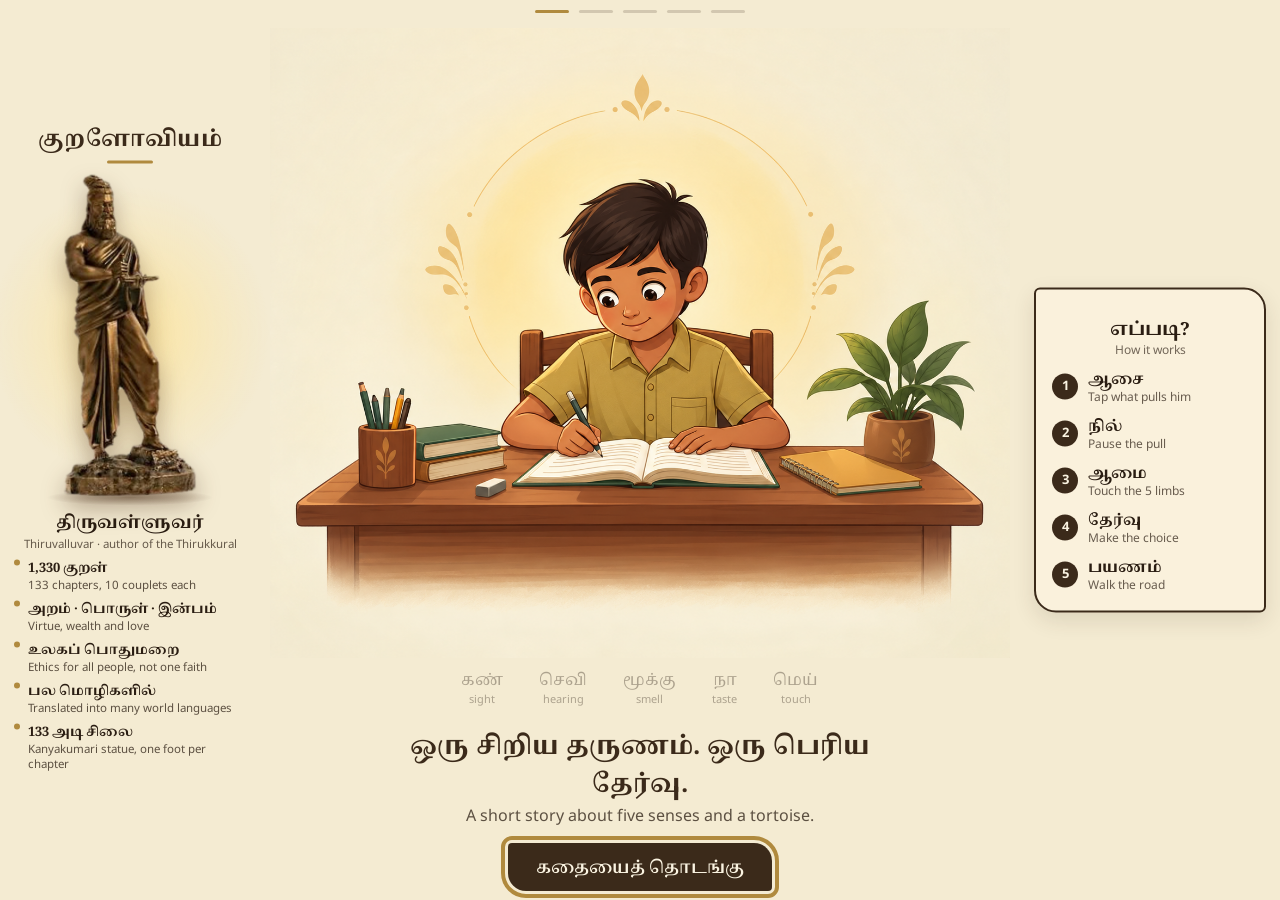
<file: index.html>
<!doctype html>
<html lang="ta">
<head>
<meta charset="utf-8">
<meta name="viewport" content="width=device-width,initial-scale=1">
<title>ஐந்தடக்கல் · குறள் செயலில்</title>
<link rel="preconnect" href="https://fonts.googleapis.com"><link rel="preconnect" href="https://fonts.gstatic.com" crossorigin>
<link href="https://fonts.googleapis.com/css2?family=Noto+Serif+Tamil:wght@500;700&family=Noto+Sans+Tamil:wght@400;600&display=swap" rel="stylesheet">
<link rel="stylesheet" href="style.css">
</head>
<body data-phase="calm">
<div class="trail" aria-hidden="true"><i></i><i></i><i></i><i></i><i></i></div>
<aside class="side left statue" aria-label="திருவள்ளுவர் · திருக்குறள்">
  <p class="ttl">குறளோவியம்</p>
  <div class="stage3d"><i class="glow"></i><img src="assets/statue.webp" alt="Bronze statue of Thiruvalluvar" width="304" height="728" decoding="async"><i class="ground"></i></div>
  <h3>திருவள்ளுவர் <small>Thiruvalluvar · author of the Thirukkural</small></h3>
  <ul class="ach">
    <li><b>1,330 குறள்</b><span>133 chapters, 10 couplets each</span></li>
    <li><b>அறம் · பொருள் · இன்பம்</b><span>Virtue, wealth and love</span></li>
    <li><b>உலகப் பொதுமறை</b><span>Ethics for all people, not one faith</span></li>
    <li><b>பல மொழிகளில்</b><span>Translated into many world languages</span></li>
    <li><b>133 அடி சிலை</b><span>Kanyakumari statue, one foot per chapter</span></li>
  </ul>
</aside>
<aside class="side right" aria-label="எப்படி விளையாடுவது">
  <h3>எப்படி? <small>How it works</small></h3>
  <ol>
    <li><b>ஆசை</b><span>Tap what pulls him</span></li>
    <li><b>நில்</b><span>Pause the pull</span></li>
    <li><b>ஆமை</b><span>Touch the 5 limbs</span></li>
    <li><b>தேர்வு</b><span>Make the choice</span></li>
    <li><b>பயணம்</b><span>Walk the road</span></li>
  </ol>
</aside>
<main id="stage" aria-live="polite">
  <section id="world" aria-label="படிக்கும் குழந்தை">
    <div class="scene">
    <div class="child" id="child">
      <img id="childImg" src="assets/child-studying.png" width="1359" height="1158" alt="A boy studying calmly at his wooden desk" decoding="async"
           onerror="this.hidden=true;document.getElementById('childSvg').style.display='block'">
      <svg id="childSvg" viewBox="0 0 200 200" aria-hidden="true" style="display:none">
        <rect x="20" y="150" width="160" height="10" rx="4" fill="#7a5233"/>
        <path d="M60 150c0-40 20-62 40-62s40 22 40 62z" fill="#b8643f"/>
        <circle cx="100" cy="66" r="24" fill="#8a5a3c"/><path d="M76 62c4-24 44-24 48 0-12-10-36-10-48 0z" fill="#2c1b10"/>
        <path d="M62 140l38-12 38 12-38 10z" fill="#f3e9d2" stroke="#5b3a21" stroke-width="2"/>
      </svg>
    </div>
    <div class="focus" id="focus"></div>
    <svg id="threads" viewBox="0 0 800 500" preserveAspectRatio="xMidYMid meet" aria-hidden="true"></svg>
    <div id="things"></div>
    </div>
    <ol class="senses" id="senses" aria-label="ஐம்புலன்கள்"></ol>
  </section>

  <section id="turtle" hidden aria-label="ஆமை">
    <svg viewBox="0 40 640 370" id="tsvg" role="group" aria-label="ஐந்து உறுப்புகளுடன் ஒரு ஆமை">
      <defs>
        <radialGradient id="shellG" cx="38%" cy="22%" r="85%"><stop offset="0" stop-color="#a5b074"/><stop offset=".55" stop-color="#708048"/><stop offset="1" stop-color="#3c4825"/></radialGradient>
        <linearGradient id="shade" x1="0" y1="0" x2="0" y2="1"><stop offset="0" stop-color="#fff" stop-opacity=".22"/><stop offset=".5" stop-color="#fff" stop-opacity="0"/><stop offset="1" stop-color="#1c1408" stop-opacity=".45"/></linearGradient>
        <linearGradient id="skin" x1="0" y1="0" x2="0" y2="1"><stop offset="0" stop-color="#b6bd84"/><stop offset="1" stop-color="#7a8650"/></linearGradient>
        <linearGradient id="skinFar" x1="0" y1="0" x2="0" y2="1"><stop offset="0" stop-color="#7d8856"/><stop offset="1" stop-color="#555f37"/></linearGradient>
        <clipPath id="shellClip"><path d="M108 285C108 150 200 66 316 66S524 150 524 285Z"/></clipPath>
      </defs>
      <ellipse cx="316" cy="350" rx="255" ry="15" fill="#3b2a1a" opacity=".16"/>
      <g id="limbs"></g>
      <path d="M104 282h424q-4 24-52 27H158q-48-3-54-27z" fill="#d2bd86" stroke="#3b2a1a" stroke-width="3"/>
      <g id="shellG2">
        <path d="M108 285C108 150 200 66 316 66S524 150 524 285Z" fill="url(#shellG)"/>
        <g clip-path="url(#shellClip)"><g id="scutes"></g><g id="rim"></g>
          <path d="M108 285C108 150 200 66 316 66S524 150 524 285Z" fill="url(#shade)"/>
          <ellipse cx="240" cy="130" rx="70" ry="26" fill="#fff" opacity=".16" transform="rotate(-24 240 130)"/></g>
        <path d="M108 285C108 150 200 66 316 66S524 150 524 285Z" fill="none" stroke="#2f3a1c" stroke-width="5"/>
      </g>
    </svg>
  </section>

  <section id="choice" hidden aria-label="தேர்வு">
    <figure class="invite"><picture><source srcset="assets/friends-invite.webp" type="image/webp"><img src="assets/friends-invite.jpg" width="1200" height="800" decoding="async" alt="Friends in school uniform wave him over to play football while he stands with his school bag"></picture></figure>
    <div class="options" id="options"></div>
  </section>

  <section id="game" hidden aria-label="பயணம் – விளையாட்டு">
    <div class="gwrap"><canvas id="gc" role="img" aria-label="சிறுவன் இலக்கை நோக்கி நடக்கும் பாதை"></canvas>
      <div class="govl" id="gOvl" hidden role="dialog" aria-live="assertive"><h2 id="gT"></h2><p id="gS"></p><p id="gK" class="gk"></p><div class="row" id="gB"></div></div></div>
  </section>

  <section id="finale" hidden aria-label="நிறைவு">
    <div class="seal" id="seal"><img id="vImg" alt="திருவள்ளுவர்" hidden><span id="vFallback">வள்ளுவர்</span></div>
    <p class="cap" id="vCap" hidden>திருவள்ளுவர்</p>
    <ol class="chain" id="chain"></ol>
    <blockquote class="kural"><p>ஒருமையுள் ஆமைபோல் ஐந்தடக்கல் ஆற்றின்</p><p>எழுமையும் ஏமாப்பு உடைத்து.</p></blockquote>
    <p class="learn" id="learn"></p>
    <div class="row"><button class="btn" id="play">பயணம் செய்து பார்</button><button class="btn ghost" id="again">மீண்டும் பார்</button></div>
  </section>
</main>

<footer id="narrator">
  <p id="ta" class="ta"></p><p id="en" class="en"></p>
  <button class="btn" id="go" hidden></button>
</footer>
<script src="game.js"></script>
<script src="script.js"></script>
</body>
</html>
</file>
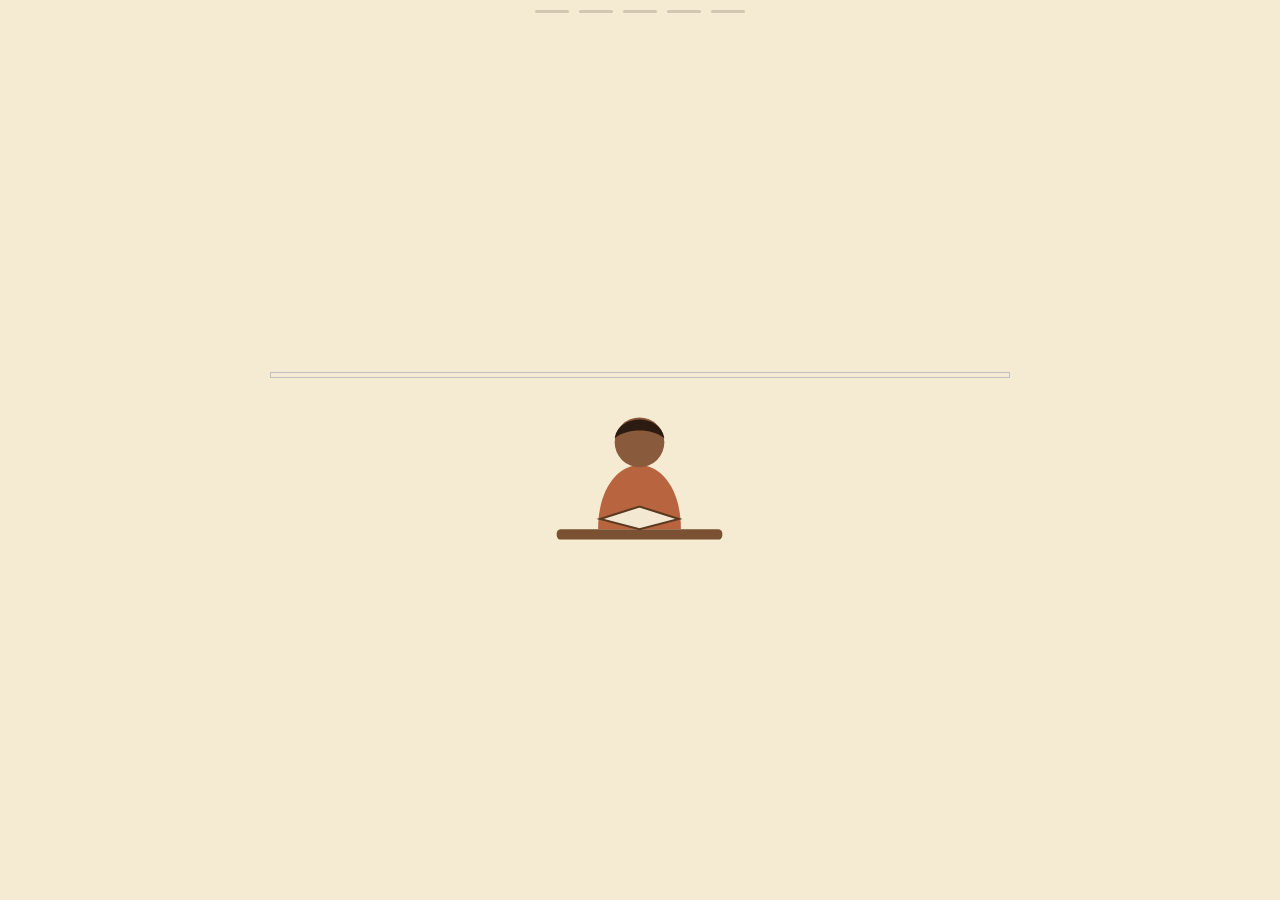
<file: index (1).html>
<!doctype html>
<html lang="ta">
<head>
<meta charset="utf-8">
<meta name="viewport" content="width=device-width,initial-scale=1">
<title>ஐந்தடக்கல் · குறள் செயலில்</title>
<link rel="preconnect" href="https://fonts.googleapis.com"><link rel="preconnect" href="https://fonts.gstatic.com" crossorigin>
<link href="https://fonts.googleapis.com/css2?family=Noto+Serif+Tamil:wght@500;700&family=Noto+Sans+Tamil:wght@400;600&display=swap" rel="stylesheet">
<link rel="stylesheet" href="style.css">
</head>
<body data-phase="calm">
<div class="trail" aria-hidden="true"><i></i><i></i><i></i><i></i><i></i></div>
<main id="stage" aria-live="polite">
  <section id="world" aria-label="படிக்கும் குழந்தை">
    <div class="focus" id="focus"></div>
    <svg id="threads" viewBox="0 0 800 500" preserveAspectRatio="xMidYMid meet" aria-hidden="true"></svg>
    <div class="child" id="child">
      <img id="childImg" alt="" hidden>
      <svg id="childSvg" viewBox="0 0 200 200" aria-hidden="true">
        <rect x="20" y="150" width="160" height="10" rx="4" fill="#7a5233"/>
        <path d="M60 150c0-40 20-62 40-62s40 22 40 62z" fill="#b8643f"/>
        <circle cx="100" cy="66" r="24" fill="#8a5a3c"/><path d="M76 62c4-24 44-24 48 0-12-10-36-10-48 0z" fill="#2c1b10"/>
        <path d="M62 140l38-12 38 12-38 10z" fill="#f3e9d2" stroke="#5b3a21" stroke-width="2"/>
      </svg>
    </div>
    <div id="things"></div>
    <ol class="senses" id="senses" aria-label="ஐம்புலன்கள்"></ol>
  </section>

  <section id="turtle" hidden aria-label="ஆமை">
    <svg viewBox="0 0 400 260" id="tsvg">
      <ellipse cx="200" cy="232" rx="150" ry="10" fill="#3b2a1a" opacity=".12"/>
      <g id="limbs"></g>
      <path id="shell" d="M85 180c0-70 52-112 115-112s115 42 115 112z" fill="#6f7d4a" stroke="#3b2a1a" stroke-width="4"/>
      <path d="M200 68v112M130 90l30 90M270 90l-30 90M100 140h200" stroke="#3b2a1a" stroke-width="3" fill="none" opacity=".55"/>
      <path d="M85 180h230" stroke="#3b2a1a" stroke-width="5"/>
    </svg>
  </section>

  <section id="choice" hidden aria-label="தேர்வு"><div class="options" id="options"></div></section>

  <section id="finale" hidden aria-label="நிறைவு">
    <div class="seal" id="seal"><img id="vImg" alt="திருவள்ளுவர்" hidden><span id="vFallback">வள்ளுவர்</span></div>
    <ol class="chain" id="chain"></ol>
    <blockquote class="kural"><p>ஒருமையுள் ஆமைபோல் ஐந்தடக்கல் ஆற்றின்</p><p>எழுமையும் ஏமாப்பு உடைத்து.</p></blockquote>
    <p class="learn" id="learn"></p>
    <button class="btn ghost" id="again">மீண்டும் பார்</button>
  </section>
</main>

<footer id="narrator">
  <p id="ta" class="ta"></p><p id="en" class="en"></p>
  <button class="btn" id="go" hidden></button>
</footer>
<script src="script.js"></script>
</body>
</html>
</file>
<file: style.css>
:root{--parch:#f1e6cc;--ivory:#faf3e1;--brown:#3b2a1a;--gold:#b08a3e;--green:#6f7d4a;--clay:#b8643f;--ink:#2a1d12;
--serif:"Noto Serif Tamil",Georgia,serif;--sans:"Noto Sans Tamil",system-ui,sans-serif}
*{box-sizing:border-box;margin:0}
html,body{height:100%}
body{min-height:100dvh}
body{background:#f4ebd2;color:var(--ink);font-family:var(--sans);overflow-x:hidden;display:flex;flex-direction:column;transition:background 1.5s}
.trail{position:fixed;top:10px;left:50%;translate:-50% 0;display:flex;gap:10px;z-index:5}
.trail i{width:34px;height:3px;border-radius:2px;background:var(--brown);opacity:.18;transition:.6s}
.trail i.on{background:var(--gold);opacity:1}
#stage{flex:1;position:relative;display:grid;place-items:center;padding:28px 12px 0}
#stage>section{position:relative;width:min(100%,760px)}
#stage>#world{width:min(100%,760px,max(300px,calc((100dvh - 270px)*1.1736)))}
#stage>#turtle{width:min(100%,700px)}
.scene{position:relative;aspect-ratio:1359/1158;width:100%}
#stage>section[hidden]{display:none}
#threads,.focus,#things{position:absolute;inset:0;width:100%;height:100%}
.focus{pointer-events:none}
.child{position:absolute;inset:0}
.child img{display:block;width:100%;height:100%}
#childSvg{position:absolute;left:36%;top:38%;width:28%}
.thing{position:absolute;translate:-50% -50%;width:clamp(48px,9vw,72px);aspect-ratio:1;border-radius:50%;border:2px solid var(--gold);
 background:var(--ivory);font-size:clamp(22px,4.4vw,34px);cursor:pointer;opacity:0;scale:.4;transition:opacity .8s,scale .8s,filter 1s,border-color .4s}
.thing.in{opacity:1;scale:1;animation:throb 1.8s ease-in-out infinite}
.thing.hooked{animation:none;border-color:var(--clay);box-shadow:0 0 0 8px rgba(184,100,63,.18)}
.thing.hooked:nth-child(odd){translate:calc(-50% + var(--pull-x,6px)) -50%}
body[data-phase=pause] .thing,body[data-phase=turtle] .thing{filter:grayscale(1) blur(2px);opacity:.35;animation:none}
body[data-phase=won] .thing{opacity:0;scale:.2}
@keyframes throb{50%{scale:1.1}}
.thread{stroke:var(--clay);stroke-width:2.5;stroke-dasharray:6 8;fill:none;stroke-linecap:round;animation:flow 1s linear infinite;transition:opacity 1s}
body[data-phase=pause] .thread,body[data-phase=turtle] .thread,body[data-phase=won] .thread{opacity:0}
@keyframes flow{to{stroke-dashoffset:-28}}
.senses{position:static;display:flex;justify-content:center;gap:clamp(6px,2vw,16px);list-style:none;padding:0;margin-top:6px}
.senses li{font-family:var(--serif);font-size:clamp(12px,2.6vw,16px);padding:4px 10px;border-bottom:3px solid transparent;opacity:.35;transition:.6s;text-align:center}
.senses li small{display:block;font:11px var(--sans)}
.senses li.on{opacity:1;border-color:var(--clay)}
#turtle svg{display:block;width:100%;height:auto;max-height:calc(100dvh - 250px)}
.limb{cursor:pointer;transform-box:fill-box;transform-origin:center;transition:transform 1.1s cubic-bezier(.6,0,.2,1),opacity 1s;animation:tug 1.8s ease-in-out infinite}
.skin{fill:url(#skin);stroke:#33401f;stroke-width:3}.far{fill:url(#skinFar);stroke:#2c371a;stroke-width:3}
.limb:hover .skin,.limb:focus-visible .skin{stroke:var(--gold);stroke-width:4}
.limb:focus-visible{outline:4px solid var(--gold)}
.limb.in{animation:none;transform:translate(var(--dx),var(--dy)) scale(.2);opacity:0;pointer-events:none}
@keyframes tug{50%{transform:translate(var(--px),0)}}
.lbl{font:700 21px var(--serif);fill:var(--clay);cursor:pointer;transition:fill .6s}
.lbl.done{fill:var(--green)}.lbl:focus-visible{outline:3px solid var(--gold)}
#shell{transition:fill 1.5s,filter 1.5s}
#turtle.safe #shell{fill:#7f9050;filter:drop-shadow(0 0 14px rgba(224,184,80,.8))}
.options{display:grid;gap:12px;width:min(100%,560px);margin:auto}
.opt{font:600 clamp(15px,3.6vw,18px) var(--serif);text-align:left;padding:16px 18px;border:2px solid var(--brown);border-radius:6px 22px 6px 22px;background:var(--ivory);color:var(--ink);cursor:pointer;transition:.3s}
.opt:hover,.opt:focus-visible{background:#fff;border-color:var(--gold);outline:none;transform:translateX(4px)}
.opt small{display:block;font:400 13px var(--sans);opacity:.7;margin-top:2px}
.opt.slip{background:#ead2bf;border-color:var(--clay)}
#finale{text-align:center;display:grid;gap:12px;justify-items:center;padding-bottom:10px}
.seal{width:clamp(96px,17dvh,150px);aspect-ratio:1;border-radius:50%;border:3px solid var(--gold);box-shadow:0 0 0 6px #f4ebd2,0 0 0 7.5px var(--gold);display:grid;place-items:center;overflow:hidden;font:700 15px var(--serif);background:var(--parch);animation:rise 1.2s both}
.cap{font:600 14px var(--serif);color:var(--brown);margin-top:8px;animation:rise 1.2s .3s both}
.seal img{width:100%;height:100%;object-fit:cover}
.chain{display:flex;flex-wrap:wrap;gap:6px 0;justify-content:center;list-style:none;padding:0;font:700 clamp(14px,3.5vw,18px) var(--serif)}
.chain li{opacity:0;animation:rise .8s forwards}
.chain li+li::before{content:"→";margin:0 8px;color:var(--gold)}
.kural{font:700 clamp(14px,3.7vw,28px)/1.75 var(--serif);color:var(--brown);border-top:1px solid var(--gold);border-bottom:1px solid var(--gold);padding:10px 14px;max-width:100%;opacity:0;overflow-x:visible;overflow-y:clip;animation:rise .8s 1s forwards}
.kural p{white-space:nowrap}
.learn{max-width:46ch;line-height:1.7;font-size:clamp(13px,3.4vw,16px);opacity:0;animation:rise 1.2s 4.8s forwards}
#finale .row{display:flex;gap:12px;flex-wrap:wrap;justify-content:center;opacity:0;animation:rise 1s 5.6s forwards}
@keyframes rise{from{opacity:0;translate:0 12px}to{opacity:1;translate:0 0}}
#narrator{padding:14px 16px calc(18px + env(safe-area-inset-bottom));text-align:center;min-height:178px;display:grid;justify-items:center;align-content:start;gap:4px;background:linear-gradient(transparent,rgba(244,235,210,.9) 30%)}
.ta{font:700 clamp(17px,4.4vw,25px)/1.5 var(--serif);color:var(--brown);max-width:36ch}
.en{font-size:clamp(13px,3.2vw,16px);opacity:.75;max-width:48ch;min-height:1.4em}
.ta,.en{transition:opacity .5s}.swap{opacity:0}
.btn{margin-top:10px;font:600 17px var(--serif);padding:12px 28px;background:var(--brown);color:var(--ivory);border:0;border-radius:4px 18px 4px 18px;cursor:pointer;min-height:48px}
.btn.ghost{background:transparent;color:var(--brown);border:2px solid var(--brown)}
.btn:focus-visible,.thing:focus-visible,.opt:focus-visible{outline:4px solid var(--gold);outline-offset:3px}
.btn.pulse{animation:throb 1.6s infinite}
@media(prefers-reduced-motion:reduce){*{animation:none!important;transition-duration:.01s!important}.kural,.learn,#again,#finale .row,.chain li{opacity:1}}

#stage>#game{width:min(100%,940px,max(300px,calc((100dvh - 230px)*1.6)))}
.gwrap{position:relative;border:2px solid var(--gold);border-radius:6px 26px 6px 26px;overflow:hidden;background:#efe3c3}
#gc{display:block;width:100%;aspect-ratio:1.6;touch-action:none;cursor:grab}
.govl{position:absolute;inset:0;display:grid;align-content:center;justify-items:center;gap:8px;padding:16px;text-align:center;background:rgba(244,235,210,.86)}
.govl[hidden]{display:none}
.govl h2{font:700 clamp(24px,6vw,40px)/1.3 var(--serif);color:var(--brown);animation:rise .7s both}
.govl p{max-width:34ch;font-size:clamp(13px,3.2vw,16px);line-height:1.6}
.govl #gS{font-family:var(--serif);font-weight:600;font-size:clamp(15px,3.8vw,19px)}
.gk{display:grid;gap:6px;justify-items:center}
.gk span{opacity:0;animation:rise .9s forwards}
.gk .l1{font:700 clamp(18px,4.6vw,26px) var(--serif);color:var(--clay);animation-delay:.7s}
.gk .l2{animation-delay:1.5s;max-width:34ch}.gk .l3{font:600 13px var(--serif);color:var(--green);animation-delay:2.4s}
.govl .row{display:flex;gap:10px;flex-wrap:wrap;justify-content:center;margin-top:6px}
.govl.win{background:rgba(250,243,225,.8)}
body[data-phase=game] #narrator{min-height:96px}
@media(max-width:600px){#stage>#game{width:100%}#gc{aspect-ratio:1/1.25}.govl{gap:5px;padding:12px}}

/* choice scene: friends image, fitted to the viewport without distortion */
#choice:not([hidden]){display:flex;flex-direction:column;align-items:center;gap:14px}
.invite{margin:0;width:min(100%,560px);aspect-ratio:3/2;max-height:clamp(150px,36dvh,380px);border-radius:6px 22px 6px 22px;overflow:hidden;border:2px solid var(--brown);box-shadow:0 8px 22px rgba(59,42,26,.18);background:var(--ivory)}
.invite img{display:block;width:100%;height:100%;object-fit:cover;object-position:62% center}
@media(max-height:700px){.invite{max-height:26dvh}}

/* side panels: wide screens only, hidden in game + finale */
.side{display:none}
@media(min-width:1280px){
 .side{display:block;position:fixed;top:50%;transform:translateY(-58%);width:230px;padding:18px 16px;background:rgba(251,243,223,.78);border:2px solid var(--brown);border-radius:6px 22px 6px 22px;box-shadow:0 8px 22px rgba(59,42,26,.12);text-align:center;color:var(--ink);z-index:2;transition:opacity .6s}
 .side.left{left:calc(50% - 380px - 250px)}.side.right{right:calc(50% - 380px - 250px)}
 body[data-phase=game] .side,body[data-phase=won] .side{opacity:0;pointer-events:none}
 .side h3{font:700 18px var(--serif);margin:8px 0 6px}.side h3 small{display:block;font:400 12px var(--sans);opacity:.65}
 .side .k{font:600 15px/1.7 var(--serif);margin:10px 0 6px}.side small{font:400 12px var(--sans);opacity:.7}
 .side .m{font:400 13px/1.5 var(--sans);opacity:.85;margin:8px 0 0}
 .side ol{list-style:none;margin:10px 0 0;padding:0;display:grid;gap:10px;text-align:left;counter-reset:s}
 .side li{counter-increment:s;display:grid;grid-template-columns:26px 1fr;column-gap:10px;align-items:center}
 .side li::before{content:counter(s);grid-row:span 2;width:26px;height:26px;border-radius:50%;background:var(--brown);color:var(--ivory);display:grid;place-items:center;font:700 13px var(--sans)}
 .side li b{font:700 15px var(--serif)}.side li span{font:400 12px var(--sans);opacity:.7}
}

@media(min-width:1280px){
 .side.statue{background:none;border:0;box-shadow:none;padding:0;width:250px;left:calc(50% - 380px - 270px);transform:translateY(-50%)}
 .stage3d{position:relative;height:clamp(220px,44dvh,420px);display:flex;justify-content:center;align-items:flex-end;margin:0 0 14px}
 .stage3d img{position:relative;z-index:2;display:block;height:100%;width:auto;max-width:100%;border:0;border-radius:0;animation:stFloat 7s ease-in-out infinite;filter:drop-shadow(0 12px 12px rgba(59,30,10,.35))}
 .stage3d .glow{position:absolute;z-index:0;left:-10%;right:-10%;top:4%;bottom:6%;border-radius:50%;background:radial-gradient(closest-side,rgba(255,226,140,.7),rgba(255,226,140,.25) 60%,rgba(255,226,140,0))}
 .stage3d .ground{position:absolute;z-index:1;left:14%;right:14%;bottom:-8px;height:16px;border-radius:50%;background:radial-gradient(closest-side,rgba(59,30,10,.4),rgba(59,30,10,0))}
 .statue h3{margin:0 0 4px}.statue .k{font-size:14px;margin:4px 0}.statue small{display:block;line-height:1.5}
 @keyframes stFloat{50%{transform:translateY(-5px)}}
}
@media(prefers-reduced-motion:reduce){.stage3d img{animation:none}}

/* adaptive width/position so panels never clip or touch the centre column */
@media(min-width:1280px){
 :root{--sw:clamp(190px,calc(50vw - 408px),250px)}
 .side,.side.statue{width:var(--sw)}
 .side.left,.side.statue{left:max(14px,calc(50% - 394px - var(--sw)))}
 .side.right{right:max(14px,calc(50% - 394px - var(--sw)))}
}
@media(min-width:1280px){
 .side,.side.statue{transform:translateY(-50%)}
 .statue .k{text-wrap:balance;font-size:clamp(12.5px,.9vw,14px)}
}

@media(min-width:1280px){
 .stage3d{height:clamp(190px,36dvh,350px);margin-bottom:12px}
 .statue h3{margin:0 0 8px;font-size:17px}.statue h3 small{display:block;font:400 11.5px var(--sans);opacity:.7;margin-top:2px}
 .ach{list-style:none;margin:0;padding:0;display:grid;gap:7px;text-align:left}
 .ach li{display:grid;gap:1px;padding-left:14px;position:relative}
 .ach li::before{content:"";position:absolute;left:0;top:.5em;width:6px;height:6px;border-radius:50%;background:var(--gold)}
 .ach b{font:700 13px/1.35 var(--serif)}.ach span{font:400 11.5px/1.35 var(--sans);opacity:.75}
}
@media(min-width:1280px){
 .side.statue .ach li{display:block;grid-template-columns:none;column-gap:0;padding-left:14px;position:relative}
 .side.statue .ach li::before{content:"";grid-row:auto;display:block;position:absolute;left:0;top:.45em;width:6px;height:6px;border-radius:50%;background:var(--gold);font:0/0 serif}
 .side.statue .ach li b{display:block;font:700 13px/1.35 var(--serif);opacity:1}
 .side.statue .ach li span{display:block;font:400 11.5px/1.35 var(--sans);opacity:.75;margin-top:1px}
}

/* kural words drop in one by one from the top rule */
.kural .w{display:inline-block;animation:kfall 1s cubic-bezier(.22,.8,.3,1) both;will-change:transform,opacity}
@keyframes kfall{
 0%{opacity:0;transform:translateY(-120%) rotate(-5deg)}
 55%{opacity:1;transform:translateY(8%) rotate(1.5deg)}
 75%{transform:translateY(-3%) rotate(-.5deg)}
 100%{opacity:1;transform:none}
}

@media(min-width:1280px){
 .side.statue .ttl{margin:0 0 10px;font:700 clamp(20px,1.7vw,26px)/1.2 var(--serif);color:var(--brown);text-align:center;letter-spacing:.02em}
 .side.statue .ttl::after{content:"";display:block;width:46px;height:3px;margin:8px auto 0;border-radius:2px;background:var(--gold)}
}
</file>
